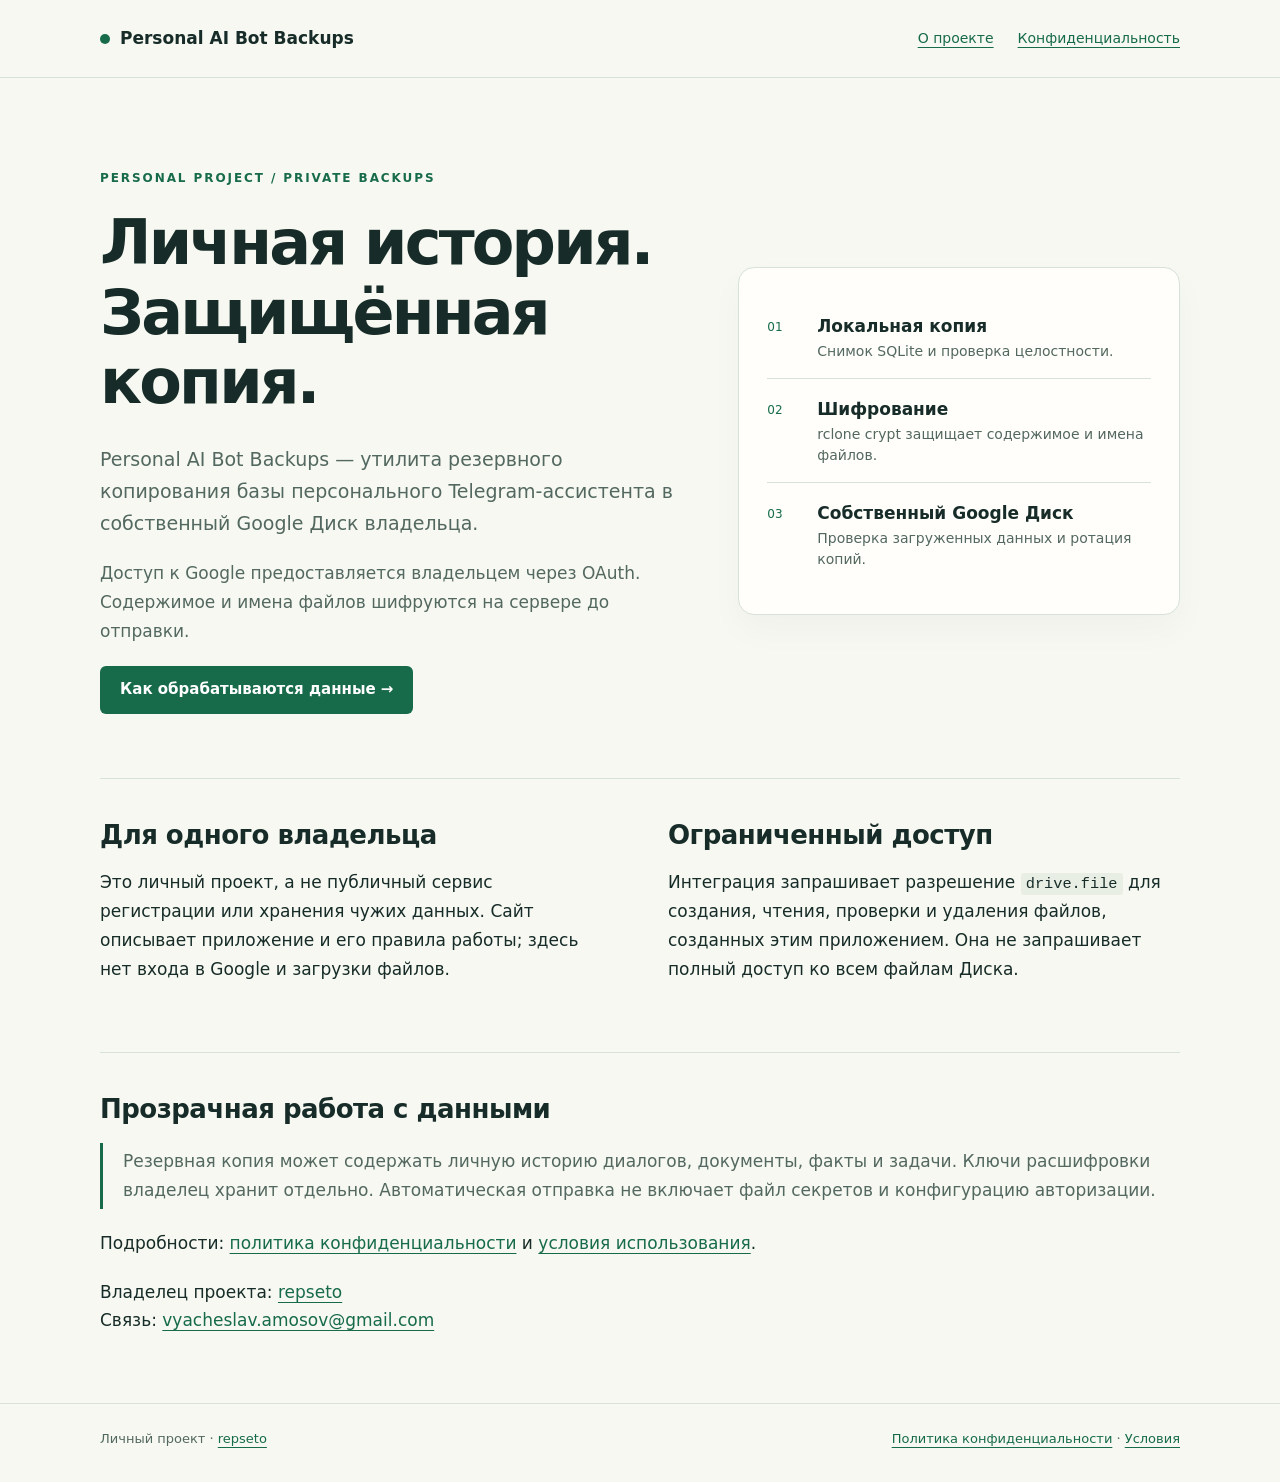
<file: index.html>
<!doctype html>
<html lang="ru">
<head>
<meta charset="utf-8">
<meta name="viewport" content="width=device-width, initial-scale=1">
<meta name="description" content="Личная утилита шифрованного резервирования базы Telegram-ассистента в Google Диск.">
<meta name="referrer" content="strict-origin-when-cross-origin">
<title>О проекте · Personal AI Bot Backups</title>
<link rel="stylesheet" href="styles.css">
</head>
<body>
<header><div class="wrap"><a class="brand" href="./"><span aria-hidden="true"></span>Personal AI Bot Backups</a><nav aria-label="Основная навигация"><a href="./">О проекте</a><a href="privacy.html">Конфиденциальность</a></nav></div></header>
<main id="main" class="wrap">
<section class="hero" aria-labelledby="title">
<div><p class="eyebrow">Personal project / Private backups</p><h1 id="title">Личная история.<br>Защищённая копия.</h1><p class="lead">Personal AI Bot Backups — утилита резервного копирования базы персонального Telegram-ассистента в собственный Google Диск владельца.</p><p class="muted">Доступ к Google предоставляется владельцем через OAuth. Содержимое и имена файлов шифруются на сервере до отправки.</p><a class="button" href="privacy.html">Как обрабатываются данные →</a></div>
<div class="flow" aria-label="Порядок создания резервной копии"><div class="flow-row"><span class="number">01</span><div><strong>Локальная копия</strong><small>Снимок SQLite и проверка целостности.</small></div></div><div class="flow-row"><span class="number">02</span><div><strong>Шифрование</strong><small>rclone crypt защищает содержимое и имена файлов.</small></div></div><div class="flow-row"><span class="number">03</span><div><strong>Собственный Google Диск</strong><small>Проверка загруженных данных и ротация копий.</small></div></div></div>
</section>
<section class="section columns"><div><h2>Для одного владельца</h2><p>Это личный проект, а не публичный сервис регистрации или хранения чужих данных. Сайт описывает приложение и его правила работы; здесь нет входа в Google и загрузки файлов.</p></div><div><h2>Ограниченный доступ</h2><p>Интеграция запрашивает разрешение <code>drive.file</code> для создания, чтения, проверки и удаления файлов, созданных этим приложением. Она не запрашивает полный доступ ко всем файлам Диска.</p></div></section>
<section class="section"><h2>Прозрачная работа с данными</h2><p class="note">Резервная копия может содержать личную историю диалогов, документы, факты и задачи. Ключи расшифровки владелец хранит отдельно. Автоматическая отправка не включает файл секретов и конфигурацию авторизации.</p><p>Подробности: <a href="privacy.html">политика конфиденциальности</a> и <a href="terms.html">условия использования</a>.</p><p class="contact">Владелец проекта: <a href="https://github.com/repseto">repseto</a><br>Связь: <a href="mailto:vyacheslav.amosov@gmail.com">vyacheslav.amosov@gmail.com</a></p></section>
</main>
<footer><div class="wrap"><span>Личный проект · <a href="https://github.com/repseto">repseto</a></span><span><a href="privacy.html">Политика конфиденциальности</a> · <a href="terms.html">Условия</a></span></div></footer>
</body>
</html>
</file>
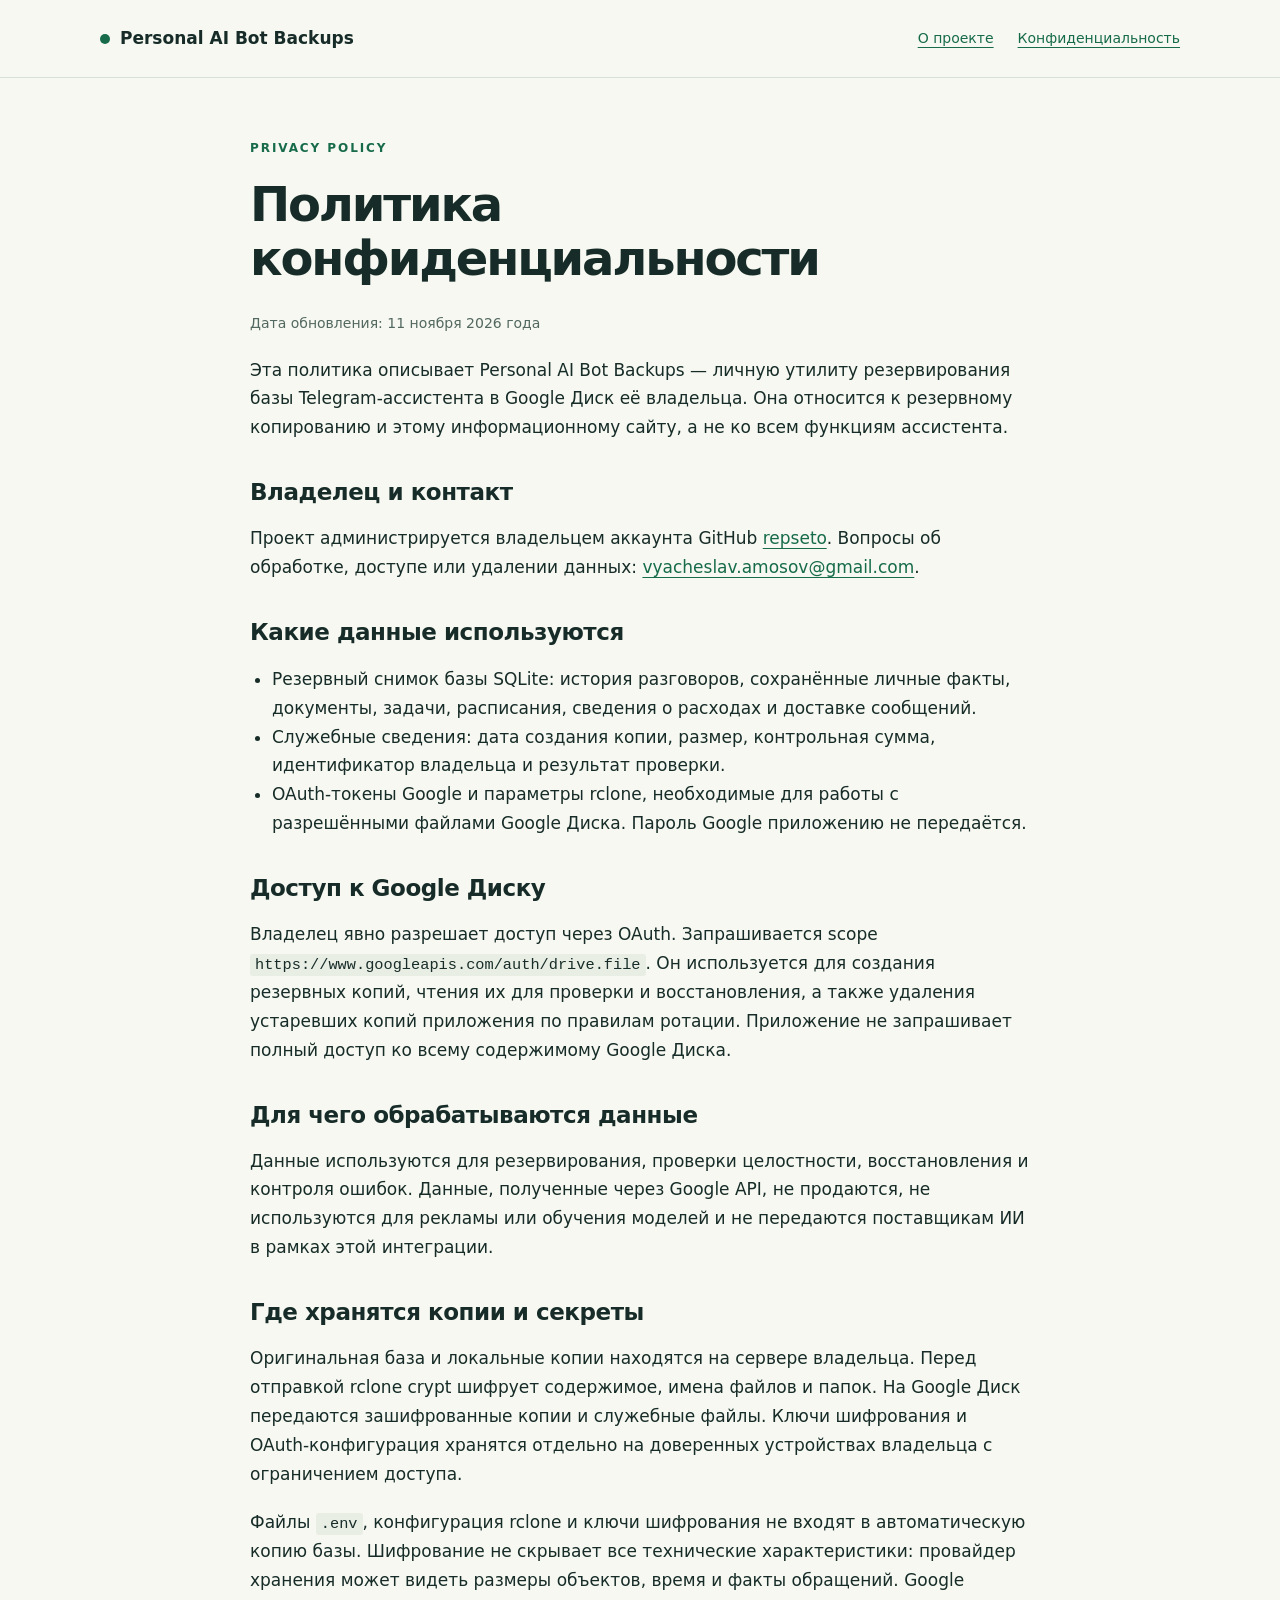
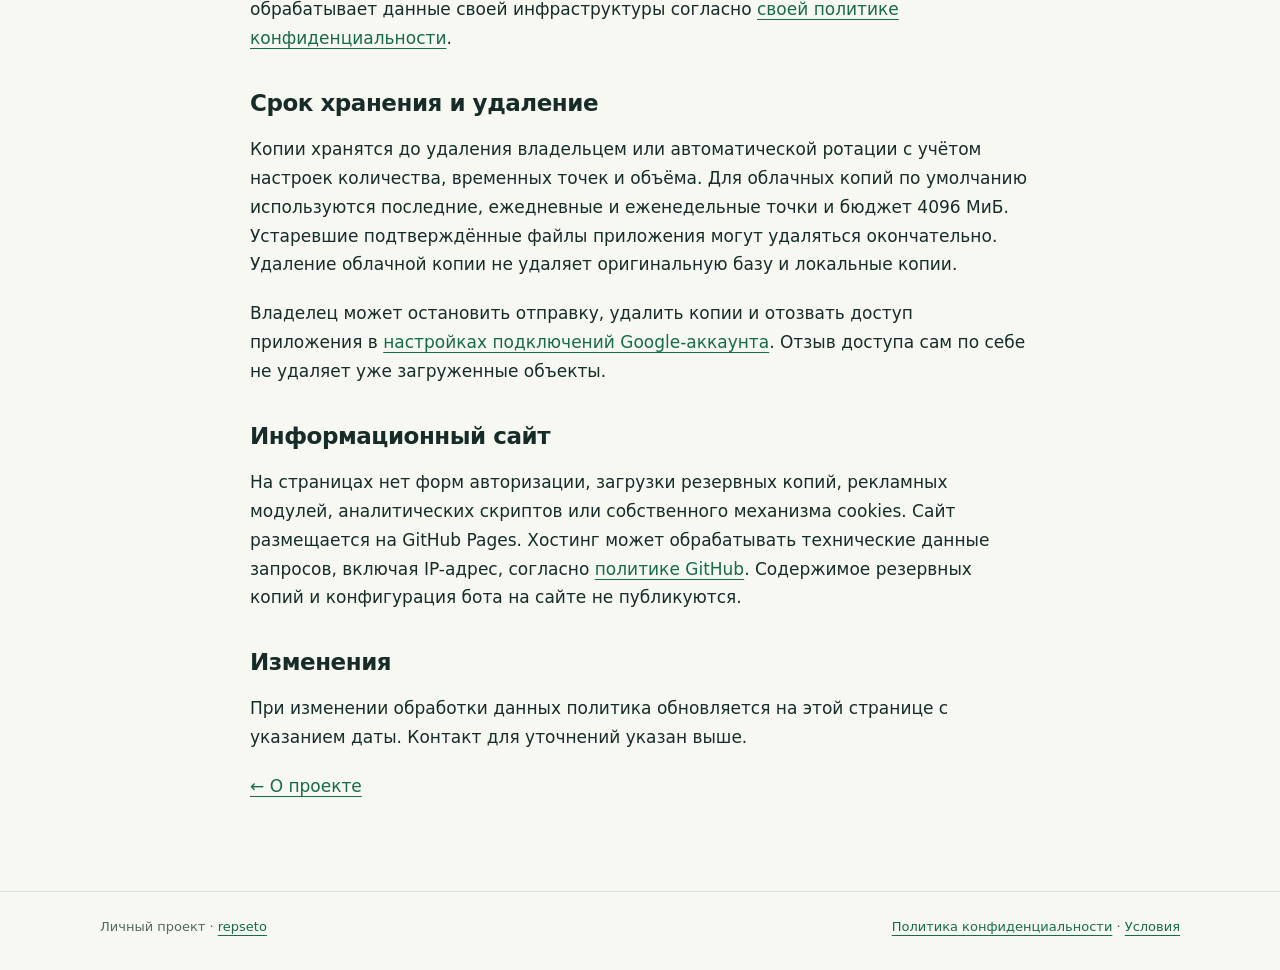
<file: privacy.html>
<!doctype html>
<html lang="ru">
<head>
<meta charset="utf-8">
<meta name="viewport" content="width=device-width, initial-scale=1">
<meta name="description" content="Данные, доступ Google Drive, шифрование, хранение и удаление резервных копий.">
<meta name="referrer" content="strict-origin-when-cross-origin">
<title>Политика конфиденциальности · Personal AI Bot Backups</title>
<link rel="stylesheet" href="styles.css">
</head>
<body>
<header><div class="wrap"><a class="brand" href="./"><span aria-hidden="true"></span>Personal AI Bot Backups</a><nav aria-label="Основная навигация"><a href="./">О проекте</a><a href="privacy.html">Конфиденциальность</a></nav></div></header>
<main id="main" class="wrap article">
<p class="eyebrow">Privacy policy</p><h1>Политика конфиденциальности</h1><p class="date">Дата обновления: 11 ноября 2026 года</p>
<p>Эта политика описывает Personal AI Bot Backups — личную утилиту резервирования базы Telegram-ассистента в Google Диск её владельца. Она относится к резервному копированию и этому информационному сайту, а не ко всем функциям ассистента.</p>
<h2>Владелец и контакт</h2><p class="contact">Проект администрируется владельцем аккаунта GitHub <a href="https://github.com/repseto">repseto</a>. Вопросы об обработке, доступе или удалении данных: <a href="mailto:vyacheslav.amosov@gmail.com">vyacheslav.amosov@gmail.com</a>.</p>
<h2>Какие данные используются</h2><ul><li>Резервный снимок базы SQLite: история разговоров, сохранённые личные факты, документы, задачи, расписания, сведения о расходах и доставке сообщений.</li><li>Служебные сведения: дата создания копии, размер, контрольная сумма, идентификатор владельца и результат проверки.</li><li>OAuth-токены Google и параметры rclone, необходимые для работы с разрешёнными файлами Google Диска. Пароль Google приложению не передаётся.</li></ul>
<h2>Доступ к Google Диску</h2><p>Владелец явно разрешает доступ через OAuth. Запрашивается scope <code>https://www.googleapis.com/auth/drive.file</code>. Он используется для создания резервных копий, чтения их для проверки и восстановления, а также удаления устаревших копий приложения по правилам ротации. Приложение не запрашивает полный доступ ко всему содержимому Google Диска.</p>
<h2>Для чего обрабатываются данные</h2><p>Данные используются для резервирования, проверки целостности, восстановления и контроля ошибок. Данные, полученные через Google API, не продаются, не используются для рекламы или обучения моделей и не передаются поставщикам ИИ в рамках этой интеграции.</p>
<h2>Где хранятся копии и секреты</h2><p>Оригинальная база и локальные копии находятся на сервере владельца. Перед отправкой rclone crypt шифрует содержимое, имена файлов и папок. На Google Диск передаются зашифрованные копии и служебные файлы. Ключи шифрования и OAuth-конфигурация хранятся отдельно на доверенных устройствах владельца с ограничением доступа.</p><p>Файлы <code>.env</code>, конфигурация rclone и ключи шифрования не входят в автоматическую копию базы. Шифрование не скрывает все технические характеристики: провайдер хранения может видеть размеры объектов, время и факты обращений. Google обрабатывает данные своей инфраструктуры согласно <a href="https://policies.google.com/privacy">своей политике конфиденциальности</a>.</p>
<h2>Срок хранения и удаление</h2><p>Копии хранятся до удаления владельцем или автоматической ротации с учётом настроек количества, временных точек и объёма. Для облачных копий по умолчанию используются последние, ежедневные и еженедельные точки и бюджет 4096 МиБ. Устаревшие подтверждённые файлы приложения могут удаляться окончательно. Удаление облачной копии не удаляет оригинальную базу и локальные копии.</p><p>Владелец может остановить отправку, удалить копии и отозвать доступ приложения в <a href="https://myaccount.google.com/connections">настройках подключений Google-аккаунта</a>. Отзыв доступа сам по себе не удаляет уже загруженные объекты.</p>
<h2>Информационный сайт</h2><p>На страницах нет форм авторизации, загрузки резервных копий, рекламных модулей, аналитических скриптов или собственного механизма cookies. Сайт размещается на GitHub Pages. Хостинг может обрабатывать технические данные запросов, включая IP-адрес, согласно <a href="https://docs.github.com/en/site-policy/privacy-policies/github-general-privacy-statement">политике GitHub</a>. Содержимое резервных копий и конфигурация бота на сайте не публикуются.</p>
<h2>Изменения</h2><p>При изменении обработки данных политика обновляется на этой странице с указанием даты. Контакт для уточнений указан выше.</p><p><a href="./">← О проекте</a></p>
</main>
<footer><div class="wrap"><span>Личный проект · <a href="https://github.com/repseto">repseto</a></span><span><a href="privacy.html">Политика конфиденциальности</a> · <a href="terms.html">Условия</a></span></div></footer>
</body>
</html>
</file>
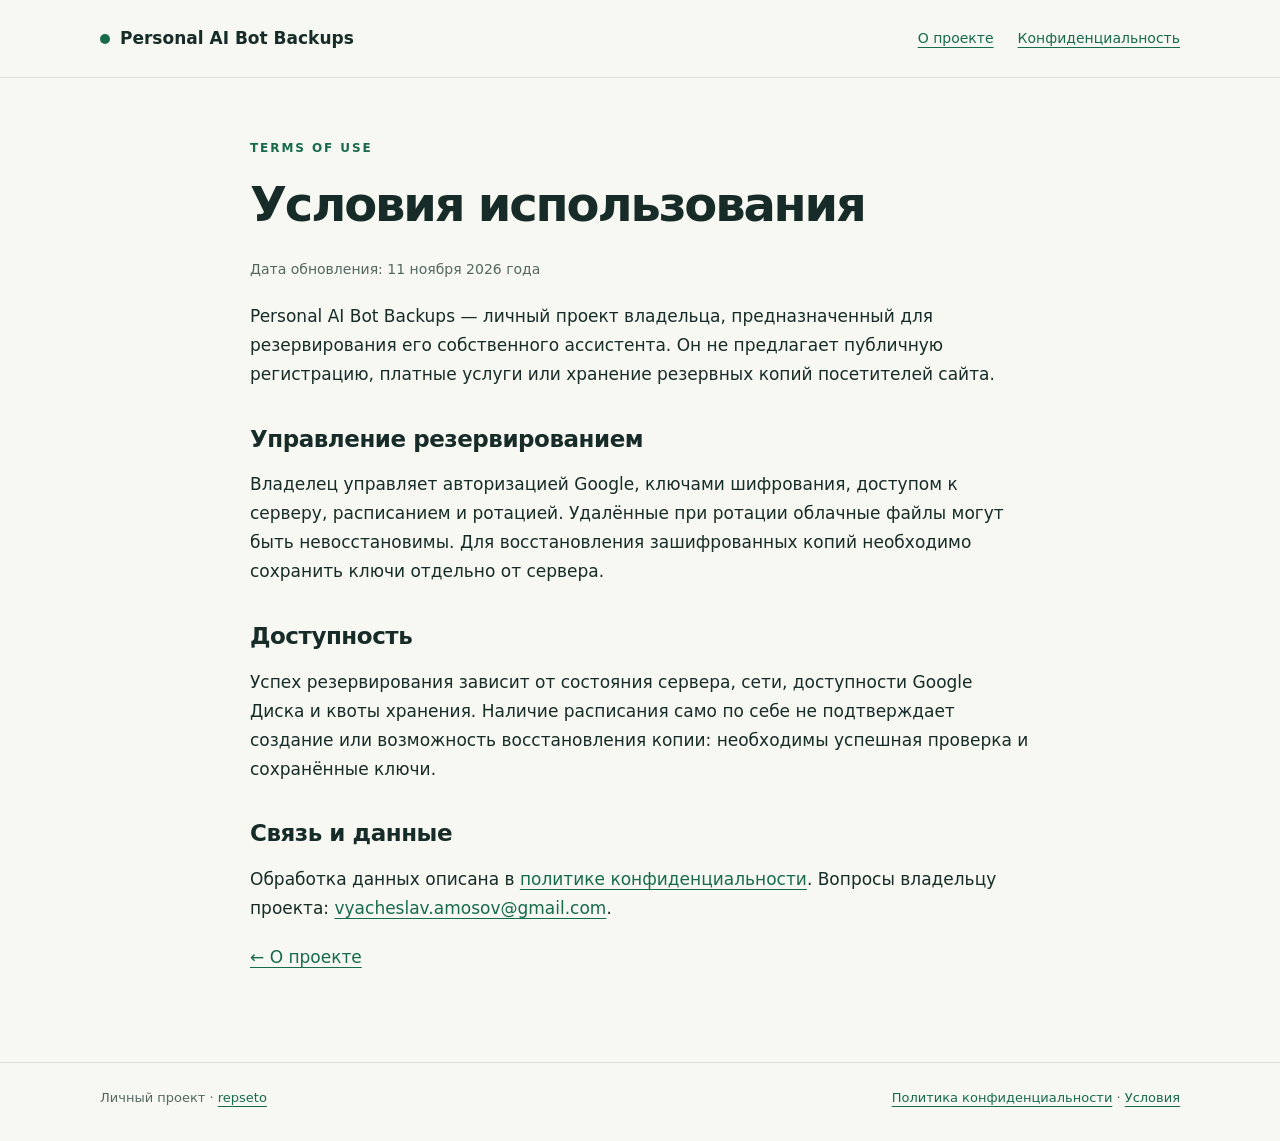
<file: terms.html>
<!doctype html>
<html lang="ru">
<head>
<meta charset="utf-8">
<meta name="viewport" content="width=device-width, initial-scale=1">
<meta name="description" content="Назначение и условия работы личного проекта Personal AI Bot Backups.">
<meta name="referrer" content="strict-origin-when-cross-origin">
<title>Условия использования · Personal AI Bot Backups</title>
<link rel="stylesheet" href="styles.css">
</head>
<body>
<header><div class="wrap"><a class="brand" href="./"><span aria-hidden="true"></span>Personal AI Bot Backups</a><nav aria-label="Основная навигация"><a href="./">О проекте</a><a href="privacy.html">Конфиденциальность</a></nav></div></header>
<main id="main" class="wrap article">
<p class="eyebrow">Terms of use</p><h1>Условия использования</h1><p class="date">Дата обновления: 11 ноября 2026 года</p><p>Personal AI Bot Backups — личный проект владельца, предназначенный для резервирования его собственного ассистента. Он не предлагает публичную регистрацию, платные услуги или хранение резервных копий посетителей сайта.</p><h2>Управление резервированием</h2><p>Владелец управляет авторизацией Google, ключами шифрования, доступом к серверу, расписанием и ротацией. Удалённые при ротации облачные файлы могут быть невосстановимы. Для восстановления зашифрованных копий необходимо сохранить ключи отдельно от сервера.</p><h2>Доступность</h2><p>Успех резервирования зависит от состояния сервера, сети, доступности Google Диска и квоты хранения. Наличие расписания само по себе не подтверждает создание или возможность восстановления копии: необходимы успешная проверка и сохранённые ключи.</p><h2>Связь и данные</h2><p>Обработка данных описана в <a href="privacy.html">политике конфиденциальности</a>. Вопросы владельцу проекта: <a href="mailto:vyacheslav.amosov@gmail.com">vyacheslav.amosov@gmail.com</a>.</p><p><a href="./">← О проекте</a></p>
</main>
<footer><div class="wrap"><span>Личный проект · <a href="https://github.com/repseto">repseto</a></span><span><a href="privacy.html">Политика конфиденциальности</a> · <a href="terms.html">Условия</a></span></div></footer>
</body>
</html>
</file>
<file: styles.css>
:root{color-scheme:light;--ink:#172c28;--muted:#536860;--line:#d6e1d9;--green:#176b4b;--paper:#f6f8f1}
*{box-sizing:border-box}html{scroll-behavior:smooth}body{margin:0;background:var(--paper);color:var(--ink);font:17px/1.7 system-ui,-apple-system,BlinkMacSystemFont,"Segoe UI",sans-serif}
a{color:var(--green);text-underline-offset:4px}a:hover{color:#103f30}a:focus-visible{outline:3px solid #cc9d36;outline-offset:5px}
.wrap{width:min(1080px,calc(100% - 48px));margin:auto}header{border-bottom:1px solid var(--line)}header .wrap{display:flex;justify-content:space-between;align-items:center;gap:24px;padding:24px 0}.brand{font-size:17px;font-weight:700;text-decoration:none;color:var(--ink)}.brand span{display:inline-block;width:10px;height:10px;border-radius:50%;background:var(--green);margin-right:10px}nav{display:flex;gap:24px;font-size:14px;flex-wrap:wrap}
.hero{padding:90px 0 64px;display:grid;grid-template-columns:1.3fr 1fr;gap:64px;align-items:center}.eyebrow{text-transform:uppercase;letter-spacing:.16em;font-size:12px;font-weight:700;color:var(--green);margin:0 0 20px}h1{font-size:clamp(36px,5.4vw,62px);line-height:1.12;letter-spacing:-.045em;font-weight:650;margin:0 0 26px}h2{font-size:26px;line-height:1.3;letter-spacing:-.02em;margin:0 0 16px}h3{font-size:18px;margin:0 0 8px}p{margin:0 0 20px}.lead{font-size:19px;color:var(--muted);max-width:590px}.button{display:inline-block;padding:11px 20px;background:var(--green);border-radius:6px;color:white;text-decoration:none;font-size:15px;font-weight:600}.button:hover{color:white;background:#12543b}.flow{padding:28px;border:1px solid var(--line);border-radius:16px;background:#fffefa;box-shadow:0 15px 35px #172c2808}.flow-row{padding:16px 0;display:grid;grid-template-columns:38px 1fr;gap:12px}.flow-row+.flow-row{border-top:1px solid var(--line)}.number{font-size:12px;color:var(--green);padding-top:5px}.flow strong{display:block;font-size:17px}.flow small{display:block;color:var(--muted);font-size:14px;line-height:1.5}.section{border-top:1px solid var(--line);padding:40px 0 48px}.columns{display:grid;grid-template-columns:1fr 1fr;gap:56px}.muted{color:var(--muted)}.note{border-left:3px solid var(--green);padding:4px 0 4px 20px;color:var(--muted)}footer{border-top:1px solid var(--line);padding:24px 0 32px;font-size:13px;color:var(--muted)}footer .wrap{display:flex;justify-content:space-between;gap:16px;flex-wrap:wrap}.article{max-width:780px;padding:60px 0 70px}.article h1{font-size:clamp(34px,5vw,48px)}.article h2{font-size:23px;margin-top:36px}.article ul{padding-left:22px}.date{font-size:14px;color:var(--muted)}.contact{overflow-wrap:anywhere}code{font-size:.9em;background:#e9eee5;padding:2px 5px;border-radius:3px}
@media(max-width:720px){.wrap{width:calc(100% - 36px)}header .wrap{align-items:flex-start;flex-direction:column;gap:12px}nav{gap:18px}.hero{padding:48px 0;grid-template-columns:1fr;gap:32px}.columns{grid-template-columns:1fr;gap:20px}.flow{padding:18px}.article{padding:40px 0}h1{letter-spacing:-.03em}}
</file>
